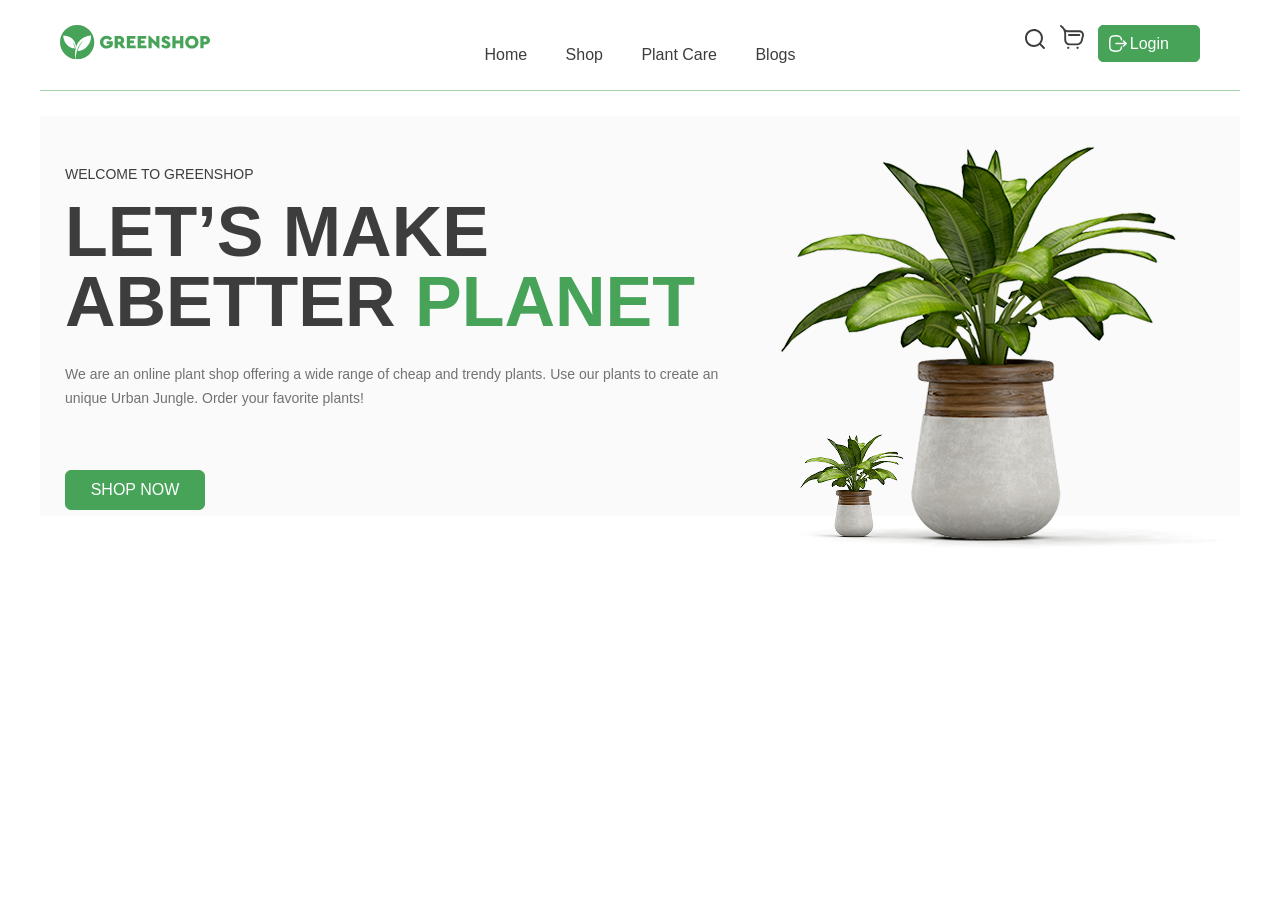
<file: lesson06/index.html>
<!DOCTYPE html>
<html lang="en">
<head>
    <meta charset="UTF-8">
    <meta name="viewport" content="width=device-width, initial-scale=1.0">
    <link rel="stylesheet" href="css/stile.css">
    <title>Lesson 06</title>
</head>
<body class="body">
    <div class="wrapper">
        <header class="header">
            <div class="logo">
                <a href="#"><img src="img/logo.svg" alt="logo"></a> 
            </div>
            <nav class="nav">
                <ul class="navlist">
                    <li><a href="#">Home</a></li>
                    <li><a href="#">Shop</a></li>
                    <li><a href="#">Plant Care</a></li>
                    <li><a href="#">Blogs</a></li>
                </ul>
            </nav>
            <div class="headerend">
             <a class="glas" href="#"><img src="img/glas.svg" alt="glas"></a>
             <a class="bascet" href="#"><img src="img/bascet.svg" alt="bascet"></a>
            <button type="button" class="btnlogin">Login</button> 
            </div>
        </header>
        <main>
        <section class="section">
            <div class="sectioncontent">
                <h6>Welcome to GreenShop</h6>
                <h1>Let’s Make aBetter <span>Planet</span></h1>
                <p>
                    We are an online plant shop offering a wide 
                    range of cheap and trendy plants. Use our 
                    plants to create an unique Urban Jungle. 
                    Order your favorite plants!
                </p>
                <button type="button" class="btnshopnow">Shop Now</button>
            </div>
            <div class="sectionfoto">
                <img src="img/group34.png" alt="flowers">
            </div>
        </section>

        </main>
        <footer>
        </footer>
    </div>
</body>
</html>
</file>
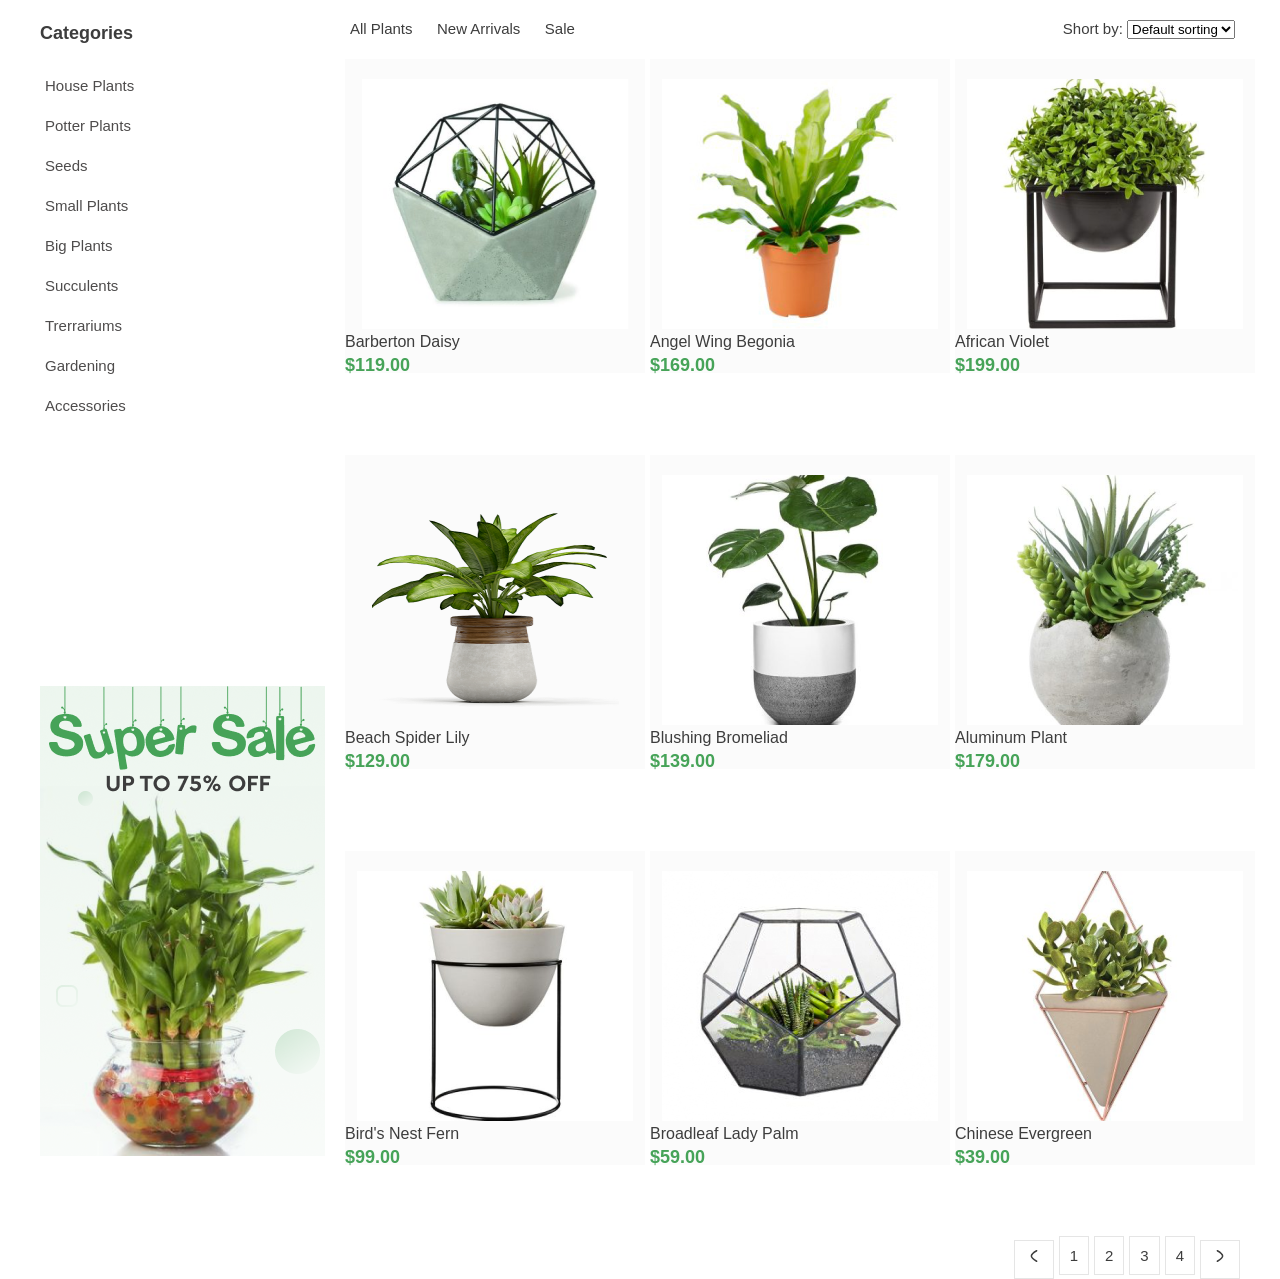
<file: lesson07/index.html>
<!DOCTYPE html>
<html lang="en">
<head>
    <meta charset="UTF-8">
    <meta name="viewport" content="width=device-width, initial-scale=1.0">
    <link rel="stylesheet" href="css/style.css">
    <title>Lesson 7</title>
</head>
<body class="body">
    <div class="wrapper">
        <div class="catalog clearfix">
        <div class="categories clearfix">
            <h3>Categories</h3>
            <div class="categories-items">
                <ul>
                    <li><a href="#">House Plants</a></li>
                    <li><a href="#">Potter Plants</a></li>
                    <li><a href="#">Seeds</a></li>
                    <li><a href="#">Small Plants</a></li>
                    <li><a href="#">Big Plants</a></li>
                    <li><a href="#">Succulents</a></li>
                    <li><a href="#">Trerrariums</a></li>
                    <li><a href="#">Gardening</a></li>
                    <li><a href="#">Accessories</a></li>
                </ul>
            </div>
            <div class="baner">
                <img src="img/banner.png" alt="baner">
            </div>
        </div>
        <div class="catalog-main">
            <div class="catalog-filter clearfix">
                <div class="plants">
                    <a href="#"> All Plants</a>
                    <a href="#">New Arrivals</a>
                    <a href="#">Sale</a>
                </div>
                <div  class="choice">
                    <label for="flower">Short by:</label>
                    <select id="flower">
                    <option value="Default sorting">Default sorting</option>
                    </select>
                </div>
            </div> 
            <div class="catalog-list clearfix">
                <article class="catalog-item">
                    <div class="catalog-item-pics">
                        <img src="img/card1.png" alt="Barberton Daisy">
                        <p class="catalog-item-title">Barberton Daisy</p>
                        <p class="catalog-item-price">$119.00</p>
                    </div>
                </article>
                <article class="catalog-item">
                    <div class="catalog-item-pics">
                        <img src="img/card2.png" alt="Angel Wing Begonia">
                        <p class="catalog-item-title">Angel Wing Begonia</p>
                        <p class="catalog-item-price">$169.00</p>
                    </div>
                </article>
                <article class="catalog-item mr0">
                    <div class="catalog-item-pics">
                        <img src="img/card3.png" alt="African Violet">
                        <p class="catalog-item-title">African Violet</p>
                        <p class="catalog-item-price">$199.00</p>
                    </div>
                </article>
                <article class="catalog-item">
                    <div class="catalog-item-pics">
                        <img src="img/card4.png" alt="Beach Spider Lily">
                        <p class="catalog-item-title">Beach Spider Lily</p>
                        <p class="catalog-item-price">$129.00</p>
                    </div>
                </article>
                <article class="catalog-item">
                    <div class="catalog-item-pics">
                        <img src="img/card5.png" alt="Blushing Bromeliad">
                        <p class="catalog-item-title">Blushing Bromeliad</p>
                        <p class="catalog-item-price">$139.00</p>
                    </div>
                </article>
                <article class="catalog-item mr0">
                    <div class="catalog-item-pics">
                        <img src="img/card6.png" alt="Aluminum Plant">
                        <p class="catalog-item-title">Aluminum Plant</p>
                        <p class="catalog-item-price">$179.00</p>
                    </div>
                </article>
                <article class="catalog-item">
                    <div class="catalog-item-pics">
                        <img src="img/card7.png" alt="Bird's Nest Fern">
                        <p class="catalog-item-title">Bird's Nest Fern</p>
                        <p class="catalog-item-price">$99.00</p>
                    </div>
                </article>
                <article class="catalog-item">
                    <div class="catalog-item-pics">
                        <img src="img/card8.png" alt="Broadleaf Lady Palm">
                        <p class="catalog-item-title">Broadleaf Lady Palm</p>
                        <p class="catalog-item-price">$59.00</p>
                    </div>
                </article>
                <article class="catalog-item mr0">
                    <div class="catalog-item-pics">
                        <img src="img/card9.png" alt="Chinese Evergreen">
                        <p class="catalog-item-title">Chinese Evergreen</p>
                        <p class="catalog-item-price">$39.00</p>
                    </div>
                </article>
            </div>
            <div class="catalog-navigation clearfix">
            <ul class="pagination">
                <li><a href="#" class="prev"><svg width="18" height="18" viewBox="0 0 18 18" fill="none" xmlns="http://www.w3.org/2000/svg">
                    <path d="M6.375 3.75C6.375 3.75 11.625 6.858 11.625 9C11.625 11.1413 6.375 14.25 6.375 14.25" stroke="#3D3D3D" stroke-width="1.5" stroke-linecap="round" stroke-linejoin="round"/>
                    </svg></a>
                </li>
                <li><a href="#">4</a></li>
                <li><a href="#">3</a></li>
                <li><a href="#">2</a></li>
                <li><a href="#">1</a></li>
                <li><a href="#" class="next"><svg width="18" height="18" viewBox="0 0 18 18" fill="none" xmlns="http://www.w3.org/2000/svg">
                    <path d="M11.625 14.25C11.625 14.25 6.375 11.142 6.375 9C6.375 6.85875 11.625 3.75 11.625 3.75" stroke="#3D3D3D" stroke-width="1.5" stroke-linecap="round" stroke-linejoin="round"/>
                    </svg></a>
                </li>
            </ul>

            </div>
        </div>
        </div>

    </div>
    


</body>
</html>
</file>
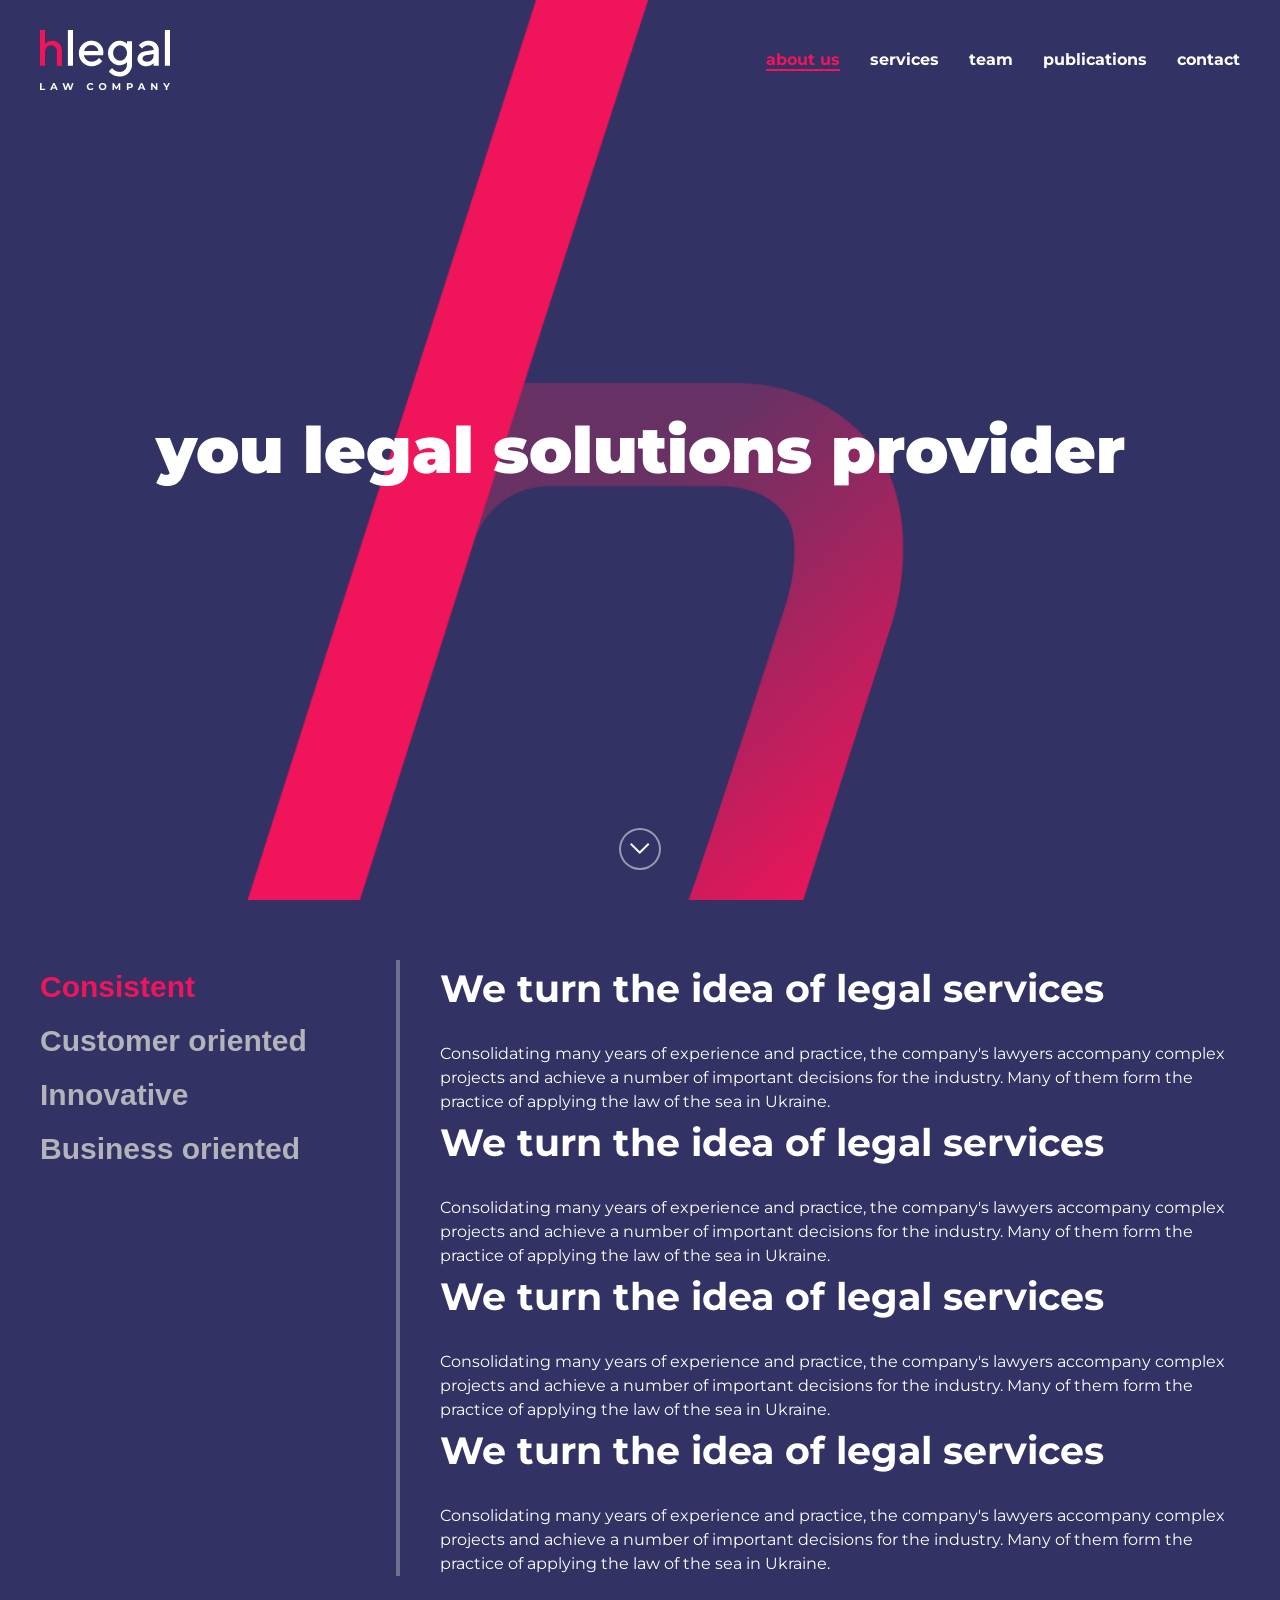
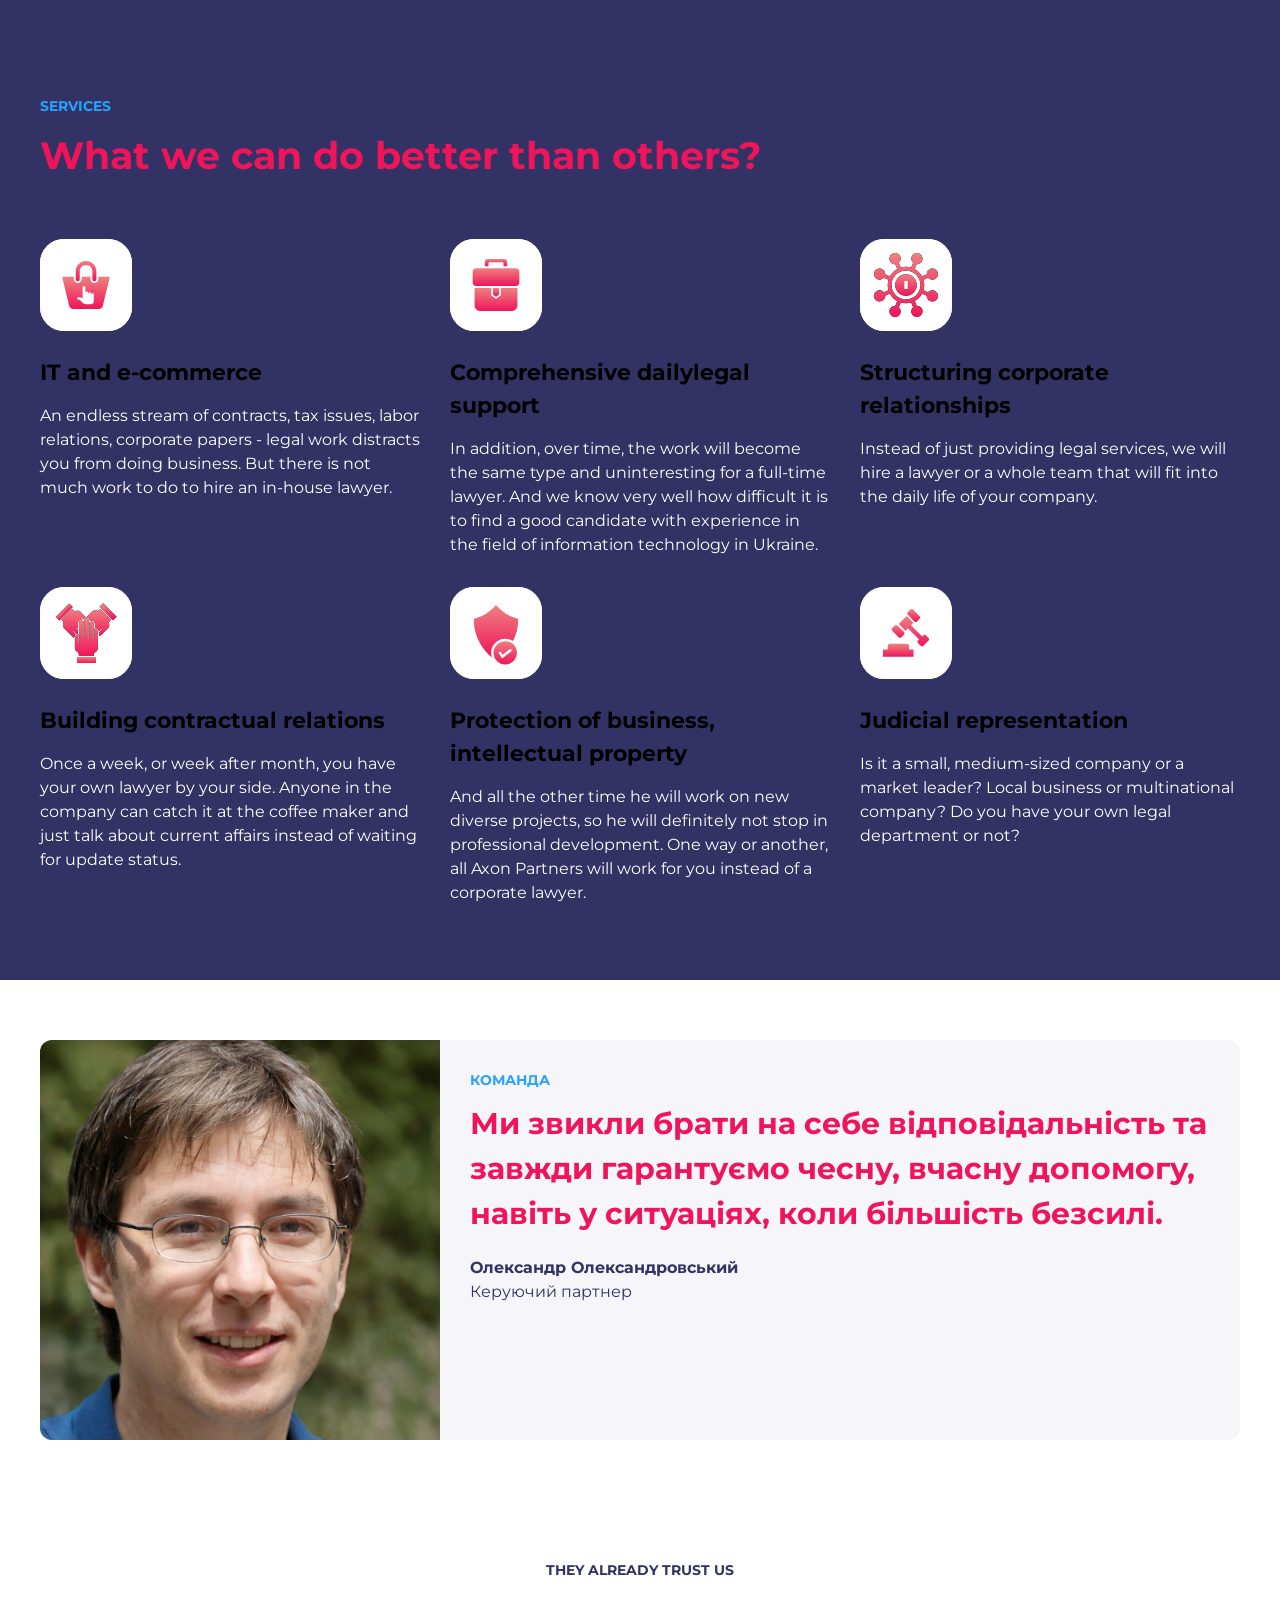
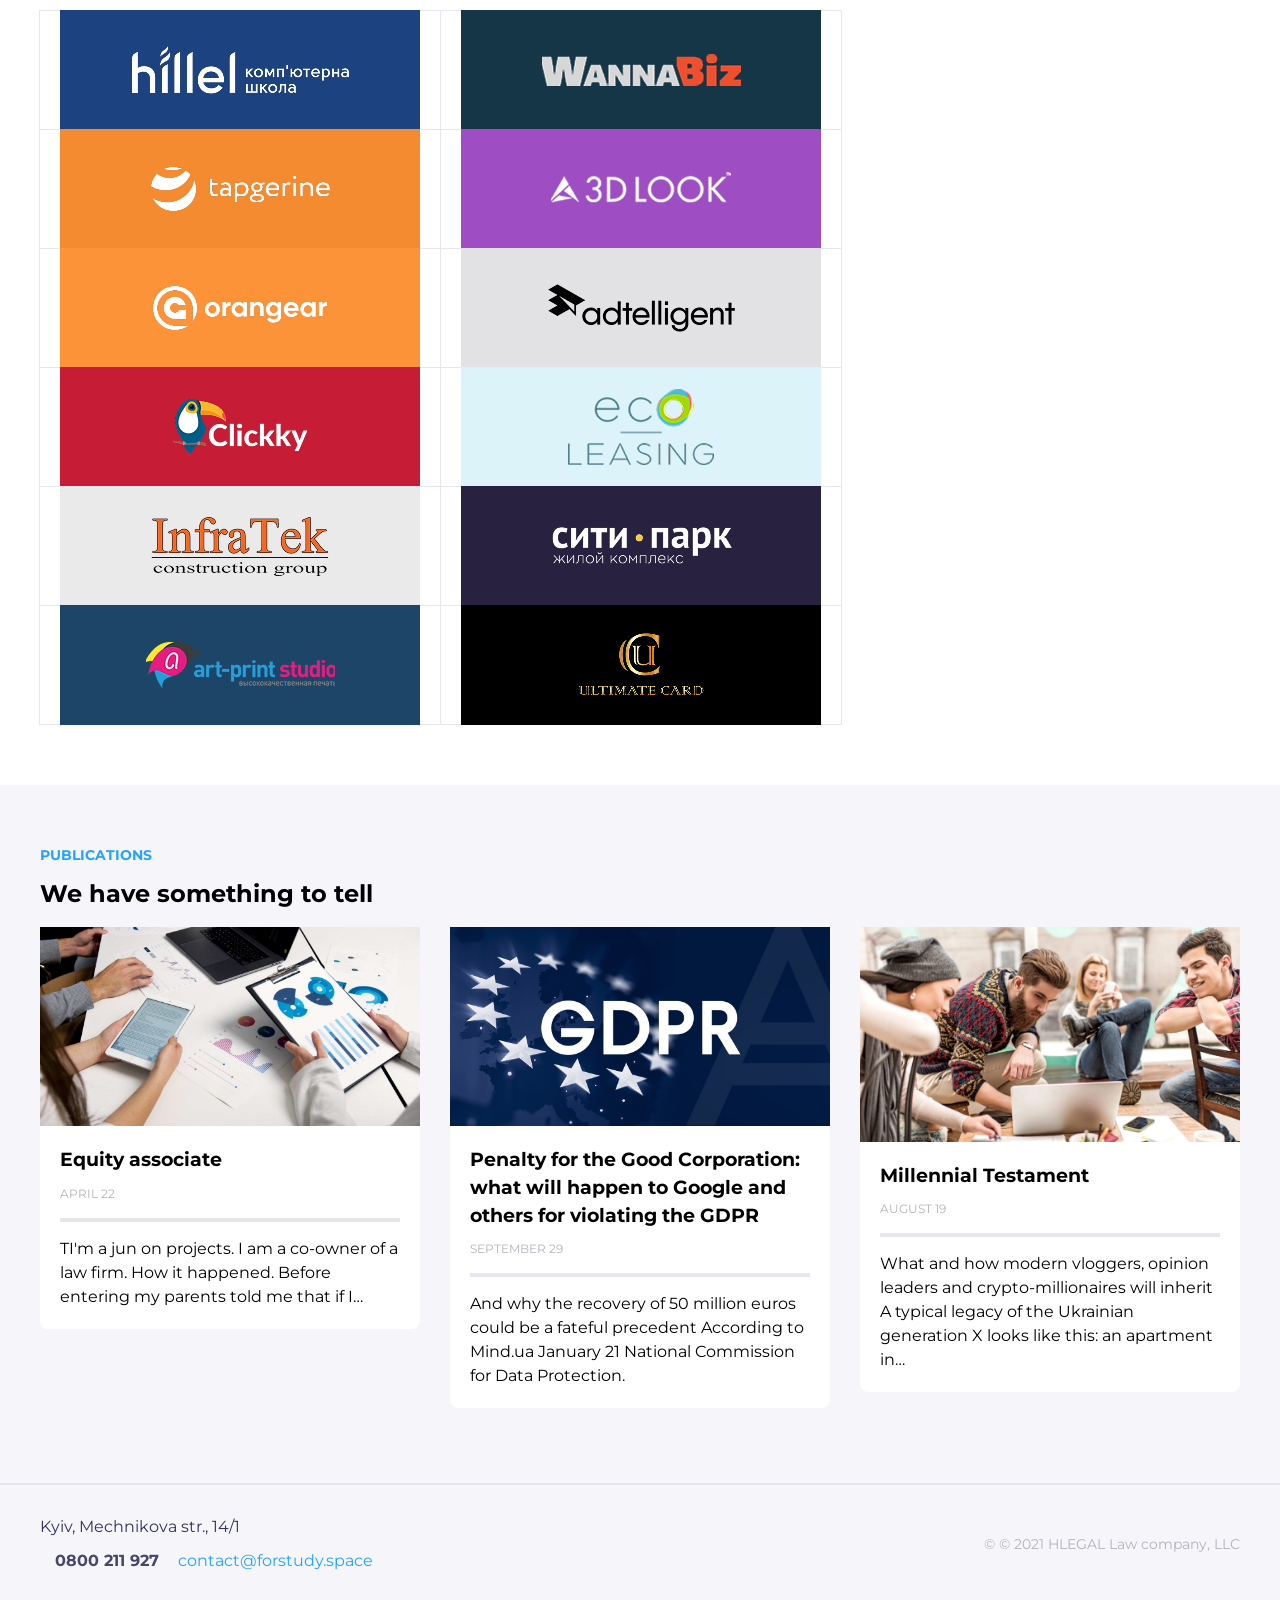
<file: lesson15/index.html>
<!DOCTYPE html>
<html lang="en">
<head>
    <meta charset="UTF-8">
    <meta name="viewport" content="width=device-width, initial-scale=1.0">
    <link rel="stylesheet" href="css/style.css">
    <title>HLELS — your legal solutions provider</title>
</head>
<body>
    <header class="header">
        <div class="wrapper header__container">
            <div class="header__logo">
                <img src="img/logo.png" alt="HLELS Logo" class="img-responsive">
            </div>

            <nav class="nav">
                <button class="nav__toggle" id="menuToggle" aria-label="Open menu">
                    <span></span>
                </button>

                <ul class="nav__list" id="menuList">
                    <li class="nav__item"><a href="#" class="nav__link nav__link--active">about us</a></li>
                    <li class="nav__item"><a href="#" class="nav__link">services</a></li>
                    <li class="nav__item"><a href="#" class="nav__link">team</a></li>
                    <li class="nav__item"><a href="#" class="nav__link">publications</a></li>
                    <li class="nav__item"><a href="#" class="nav__link">contact</a></li>
                </ul>
            </nav>
        </div>
    </header>

    <main>
        <section class="hero">
            <div class="wrapper">
                <h1 class="hero__title">you legal solutions provider</h1>
                <!-- Кнопка прокрутки вниз -->
                <button class="hero__scroll-btn" aria-label="Scroll down"></button>
            </div>
        </section>
        <section class="experience">
            <div class="wrapper experience__container">
                <div class="experience__tabs tabs">
                    <button class="tabs__item tabs__item--active" data-tab="consistent">Consistent</button>
                    <button class="tabs__item" data-tab="customer">Customer oriented</button>
                    <button class="tabs__item" data-tab="innovative">Innovative</button>
                    <button class="tabs__item" data-tab="business">Business oriented</button>
                </div>

                <!-- Контент табів -->
                <div class="experience__content">
                    <div class="experience__tab-content experience__tab-content--active" id="consistent">
                        <h2 class="experience__title">We turn the idea of legal services</h2>
                        <p class="experience__text">
                            Consolidating many years of experience and practice, the company's 
                            lawyers accompany complex projects and achieve a number of important 
                            decisions for the industry. Many of them form the practice of applying the law of the sea in Ukraine.
                        </p>
                    </div>
                    <div class="experience__tab-content experience__tab-content--active" id="customer-oriented">
                        <h2 class="experience__title">We turn the idea of legal services</h2>
                        <p class="experience__text">
                            Consolidating many years of experience and practice, the company's 
                            lawyers accompany complex projects and achieve a number of important 
                            decisions for the industry. Many of them form the practice of applying the law of the sea in Ukraine.
                        </p>
                    </div>
                    <div class="experience__tab-content experience__tab-content--active" id="innovative">
                        <h2 class="experience__title">We turn the idea of legal services</h2>
                        <p class="experience__text">
                            Consolidating many years of experience and practice, the company's 
                            lawyers accompany complex projects and achieve a number of important 
                            decisions for the industry. Many of them form the practice of applying the law of the sea in Ukraine.
                        </p>
                    </div>
                    <div class="experience__tab-content experience__tab-content--active" id="usiness-oriented">
                        <h2 class="experience__title">We turn the idea of legal services</h2>
                        <p class="experience__text">
                            Consolidating many years of experience and practice, the company's 
                            lawyers accompany complex projects and achieve a number of important 
                            decisions for the industry. Many of them form the practice of applying the law of the sea in Ukraine.
                        </p>
                    </div>
                    


                    <!-- ПІДКАЗКА: додавайте інші блоки з id, що відповідають data-tab кнопок -->
                </div>
            </div>
        </section>
        <section class="services">
            <div class="wrapper">
                <div class="services__header">
                    <a href="#" class="services__subtitle">Services</a>
                    <h2 class="services__title">What we can do better than others?</h2>
                </div>

                <div class="services__grid">
                    <!-- Картка 1 -->
                    <article class="service-card">
                        <div class="service-card__icon">
                            <img src="img/it.svg" alt="" class="img-responsive">
                        </div>
                        <h3 class="service-card__title">IT and e-commerce</h3>
                        <p class="service-card__text">An endless stream of contracts, tax issues, labor relations, corporate papers - 
                            legal work distracts you from doing business. But there is not much work to do to hire an in-house lawyer.
                        </p>
                    </article>
                    <article class="service-card">
                        <div class="service-card__icon">
                            <img src="img/compre.svg" alt="" class="img-responsive">
                        </div>
                        <h3 class="service-card__title">Comprehensive dailylegal support</h3>
                        <p class="service-card__text">In addition, over time, the work will become the same type and uninteresting for a full-time lawyer. 
                            And we know very well how difficult it is to find a good candidate with experience in the field of information technology in Ukraine.
                        </p>
                    </article>
                    <article class="service-card">
                        <div class="service-card__icon">
                            <img src="img/struc.svg" alt="" class="img-responsive">
                        </div>
                        <h3 class="service-card__title">Structuring corporate relationships</h3>
                        <p class="service-card__text">Instead of just providing legal services, we will hire a lawyer or a 
                            whole team that will fit into the daily life of your company.
                        </p>
                    </article>
                    <article class="service-card">
                        <div class="service-card__icon">
                            <img src="img/build.svg" alt="" class="img-responsive">
                        </div>
                        <h3 class="service-card__title">Building contractual relations</h3>
                        <p class="service-card__text">Once a week, or week after month, you have your own lawyer by your side. 
                            Anyone in the company can catch it at the coffee maker and just talk about current affairs instead of waiting for update status.
                        </p>
                    </article>
                    <article class="service-card">
                        <div class="service-card__icon">
                            <img src="img/protect.svg" alt="" class="img-responsive">
                        </div>
                        <h3 class="service-card__title">Protection of business, intellectual property</h3>
                        <p class="service-card__text">And all the other time he will work on new diverse projects, 
                            so he will definitely not stop in professional development. 
                            One way or another, all Axon Partners will work for you instead of a corporate lawyer.
                        </p>
                    </article>
                    <article class="service-card">
                        <div class="service-card__icon">
                            <img src="img/judic.svg" alt="" class="img-responsive">
                        </div>
                        <h3 class="service-card__title">Judicial representation</h3>
                        <p class="service-card__text">Is it a small, medium-sized company or a market leader? 
                            Local business or multinational company? Do you have your own legal department or not?
                        </p>
                    </article>
                </div>
            </div>
        </section>
        <section class="team">
            <div class="wrapper">
                <div class="team__container">
                    <div class="team__image">
                        <img src="img/aleksandr.png" alt="Alexander Alexandrov" class="img-responsive">
                    </div>
                    <div class="team__content">
                        <a href="#" class="team__subtitle">Команда</a>
                        <p class="team__quote">Ми звикли брати на себе відповідальність та завжди гарантуємо чесну, вчасну допомогу, навіть у ситуаціях, коли більшість безсилі.</p>
                        <h4 class="team__name">Олександр Олександровський</h4>
                        <p class="team__position">Керуючий партнер</p>
                    </div>
                </div>
            </div>
        </section>
        <section class="clients">
            <div class="wrapper">
                <h3 class="clients__label">They already trust us</h3>
                <div class="clients__grid">
                    <div class="clients__item"><img src="img/hillel.png" alt="Client 1"></div>
                    <div class="clients__item"><img src="img/wana.png" alt="Client 2"></div>
                    <div class="clients__item"><img src="img/tapger.png" alt="Client 3"></div>
                    <div class="clients__item"><img src="img/dlook.png" alt="Client 4"></div>
                    <div class="clients__item"><img src="img/orang.png" alt="Client 1"></div>
                    <div class="clients__item"><img src="img/adtel.png" alt="Client 2"></div>
                    <div class="clients__item"><img src="img/clicc.png" alt="Client 3"></div>
                    <div class="clients__item"><img src="img/leasing.png" alt="Client 4"></div>
                    <div class="clients__item"><img src="img/infra.png" alt="Client 1"></div>
                    <div class="clients__item"><img src="img/citi.png" alt="Client 2"></div>
                    <div class="clients__item"><img src="img/art.png" alt="Client 3"></div>
                    <div class="clients__item"><img src="img/ultimate.png" alt="Client 4"></div>
                </div>
            </div>
        </section>
        <section class="publications">
            <div class="wrapper">
                <a href="#" class="publications__subtitle">Publications</a>
                <h2 class="publications__title">We have something to tell</h2>
                
                <div class="publications__grid">
                    <article class="post-card">
                        <div class="post-card__image">
                            <img src="img/we.png" alt="Equity law" class="img-responsive">
                        </div>
                        <div class="post-card__body">
                            <h3 class="post-card__title">Equity associate</h3>
                            <span class="post-card__date">April 22</span>
                            <p class="post-card__text">TI'm a jun on projects. I am a co-owner of a law firm. How it happened. 
                                Before entering my parents told me that if I…</p>
                        </div>
                    </article>
                    <article class="post-card">
                        <div class="post-card__image">
                            <img src="img/gdpr.png" alt="Equity law" class="img-responsive">
                        </div>
                        <div class="post-card__body">
                            <h3 class="post-card__title">Penalty for the Good Corporation: what will happen to Google 
                                and others for violating the GDPR
                            </h3>
                            <span class="post-card__date">September 29</span>
                            <p class="post-card__text">And why the recovery of 50 million euros could be a fateful precedent According to Mind.ua
                                 January 21 National Commission for Data Protection.
                            </p>
                        </div>
                    </article>
                    <article class="post-card">
                        <div class="post-card__image">
                            <img src="img/weus.png" alt="Equity law" class="img-responsive">
                        </div>
                        <div class="post-card__body">
                            <h3 class="post-card__title">Millennial Testament</h3>
                            <span class="post-card__date">August 19</span>
                            <p class="post-card__text">What and how modern vloggers, opinion leaders and crypto-millionaires will inherit 
                                A typical legacy of the Ukrainian generation X looks like this: an apartment in…
                            </p>
                        </div>
                    </article>
                </div>
            </div>
        </section>
    </main>
    <footer class="footer">
        <div class="wrapper">
            <div class="footer__container">
                <div class="footer__contacts">
                    <address class="footer__address">Kyiv, Mechnikova str., 14/1</address>
                    <a href="tel:0800211927" class="footer__phone">0800 211 927</a>
                    <a href="mailto:contact@forstudy.space" class="footer__email">contact@forstudy.space</a>
                </div>
                <p class="footer__copy">&copy; © 2021 HLEGAL Law company, LLC</p>
            </div>
        </div>
    </footer>

    <script></script>
</body>
</html>
</file>
<file: lesson06/css/stile.css>
*{
    margin: 0;
    box-sizing: border-box;
}
.body{
    font-family: tahoma, sans-serif;
    font-style: normal;
    font-weight: normal;
}
.wrapper{
    width: 1200px;
    margin: 0 auto;
}
.header {
    width: 100%;
    border-bottom: 0.3px solid #46A35880;
    margin-top: 25px;
    padding-bottom: 25px;
}
.logo{
    width: 150px;
    height: 35px;
    display: inline-block;;
    margin-left: 20px;
    cursor: pointer;
}
.nav{
    display: inline-block;
    width: 351px;
    margin: 0 230px;
}
.navlist{
    list-style: none;
    display: flex;
    justify-content: space-between;
}
.navlist a {
    text-decoration: none;
    font-size: 16px;
    font-weight: 400;
    line-height: 20px;
    color: #3D3D3D;
    cursor: pointer;
}
.navlist a:hover {
   font-weight: bold;
   padding-bottom: 17px;
   border-bottom: 3px solid #46A358;
}
.headerend {
    position: fixed;
    display: inline-block;
    vertical-align: middle;
}
.glas{
    width: 20px;
    height: 20px;
    cursor: pointer;
}
.bascet{
    width: 29px;
    height: 24px;
    margin: 0 10px;
    cursor: pointer;
}
.btnlogin{
    margin-bottom: auto;
    width: 102px;
    height: 37px;
    border: 1px solid #46A358;
    border-radius: 5px;
    background-image: url(../img/Logout.svg);
    background-repeat: no-repeat;
    background-position: 10px center;
    background-color: #46A358;
    color: #FFFFFF;
    font-size: 16px;
    font-weight: 500;
    cursor: pointer;
    vertical-align: top;
}
.section {
    margin-top: 25px;
    font-size: 0;
    background-color: #F5F5F580;
}
.sectioncontent {
    width: 713px;
    display: inline-block;
    vertical-align: top;
    padding-top: 50px;
}
.sectioncontent h6{
    font-size: 14px;
    font-weight: 500;
    line-height: 16px;
    letter-spacing: 10%;
    color: #3D3D3D;
    text-transform: uppercase;
    padding-bottom: 15px;
    padding-left: 25px;
}
.section h1 {
    font-size: 70px;
    font-weight: 900;
    line-height: 70px;
    color:#3D3D3D; 
    text-transform: uppercase;
    padding-bottom: 25px;
    padding-left: 25px; 
}
.section span {
    font-size: 70px;
    font-weight: 900;
    line-height: 70px;
    color:#46A358; 
    text-transform: uppercase;
}
.section p {
    font-size: 14px;
    font-weight: 400;
    line-height: 24px;
    color:#727272; 
    padding-bottom: 10px; 
    padding-left: 25px;
}
.btnshopnow {
    width: 140px;
    height: 40px;
    border: 1px solid #46A358;
    border-radius: 6px;
    background-color: #46A358;
    color: #FFFFFF;
    font-size: 16px;
    font-weight: 500;
    cursor: pointer;
    text-transform: uppercase;
    margin-left: 25px;
    margin-top: 50px;
}
.sectionfoto{
    width: 487px;
    height: 400px;
    display: inline-block;
    vertical-align: top;
   /* background-image: url(../img/sectionfoto.png);
    background-size: cover;
    background-position: center;*/
}
</file>
<file: lesson07/css/style.css>
* {
    margin: 0;
    box-sizing: border-box;
}
.wrapper {
    width: 1200px;
    margin: 0 auto;
}
.clearfix::after {
    content: "";
    display: table;
    clear: both;
}
.body {
    font-family: Tahoma, sans-serif;
}
.categories {
    width: 285px;
    margin-right: 20px;
    float: left;
    margin-top: 25px;  
}
.catalog-main {
    width: 895px;
    float: left;
}
.categories h3{
    font-size: 18px;
    line-height: 16px;
    font-weight: bold;
    color: #3D3D3D;
    margin-bottom: 25px;
}
.categories-items {
    margin-bottom: 260px;
}
.categories-items ul {
    list-style: none;
    padding-left: 5px;
}
.categories-items li {
    list-style: none;
}
.categories-items a {
    text-decoration: none;
    font-size: 15px;
    color: #4E4C4C;
    line-height: 40px;
}
.catalog-item{
    width: 285px;
    margin-right: 20px;
    margin-bottom: 70px;
    float: left;
}
.catalog-item-pics {
    width: 300px;
    background-color: #FBFBFB;
    text-align: center;
    padding-top: 20px;
    margin-bottom: 12px;
}
.catalog-item-title {
    font-size: 16px;
    color: #3D3D3D;
    margin-bottom: 6px;
    text-align: left;
}
.catalog-item-price {
    font-size: 18px;
    color: #46A358;
    font-weight: bold;
    line-height: 16px;
    text-align: left;
}
.mr0{
    margin-right: 0;
}
.catalog-filter {
    margin: 20px 5px;
}
.plants {
    float: left;
}
.plants a {
    text-decoration: none;
    font-size: 15px;
    color: #3D3D3D;
    line-height: 16px;
    margin-right: 20px;
}
.choice {
    float: right;
    font-size: 15px;
    color: #3D3D3D;
}
.select select  option {
    font-size: 15px;
    color: #3D3D3D;
}
.pagination li{
    list-style: none;
    text-align: center;
    float: right;
    margin-left: 5px;
}
.pagination a {
    text-decoration: none;
    font-size: 15px;
    color: #3D3D3D;
    border: #E5E5E5 1px solid;
    padding:10px;
}
</file>
<file: lesson15/css/style.css>
@font-face {
  font-family: "Montserrat";
  src: url(../fonts/Montserrat-Black.woff2) format("woff2");
  font-weight: 900;
  font-style: normal;
  font-display: swap;
}
@font-face {
  font-family: "Montserrat";
  src: url(../fonts/Montserrat-Bold.woff2) format("woff2");
  font-weight: bold;
  font-style: normal;
  font-display: swap;
}
@font-face {
  font-family: "Montserrat";
  src: url(../fonts/Montserrat-Medium.woff2) format("woff2");
  font-weight: 500;
  font-style: normal;
  font-display: swap;
}
@font-face {
  font-family: "Montserrat";
  src: url(../fonts/Montserrat-Regular.woff2) format("woff2");
  font-weight: normal;
  font-style: normal;
  font-display: swap;
}
* {
  box-sizing: border-box;
  margin: 0;
}
body {
  font-family: 'Montserrat', sans-serif;
  font-weight: 400;
  background-color: #FFFFFF;
  color: #000000;
  line-height: 1.5;
}

.wrapper {
  max-width: 1230px;
  margin: 0 auto;
  padding: 0 15px;
}

.img-responsive {
  display: block;
  max-width: 100%;
  height: auto;
}

a {
  text-decoration: none;
  color: #24A3FF; 
  transition: color 0.3s;
  cursor: pointer;

  &:hover { color: #0050FF; } 
  &:active { color: #00319E; } 
}


.header {
  position: absolute;
  top: 0;
  left: 0;
  width: 100%;
  z-index: 1000;
  padding: 15px 0;
}
@media (min-width: 768px) {
  .header {
    padding: 30px 0;
  }
}
.header__container {
  display: flex;
  justify-content: space-between;
  align-items: center;
}
.header__logo {
  flex: 0 1 150px;
  max-width: 150px;
}
@media (min-width: 768px) {
  .header__logo {
    max-width: 200px;
  }
}

.nav__toggle {
  display: block;
  width: 32px;
  height: 32px;
  background: transparent;
  border: none;
  position: relative;
  z-index: 1100;
  cursor: pointer;
}
.nav__toggle span, .nav__toggle::before, .nav__toggle::after {
  content: "";
  position: absolute;
  left: 0;
  width: 100%;
  height: 2px;
  background-color: #FFFFFF;
  transition: 0.3s;
}
.nav__toggle::before {
  top: 6px;
}
.nav__toggle span {
  top: 15px;
}
.nav__toggle::after {
  top: 24px;
}
@media (min-width: 768px) {
  .nav__toggle {
    display: none;
  }
}
.nav__list {
  position: fixed;
  top: 0;
  right: -100%;
  width: 100%;
  height: 100vh;
  background-color: #323264;
  list-style: none;
  display: flex;
  flex-direction: column;
  align-items: center;
  justify-content: center;
  transition: right 0.4s ease-in-out;
  z-index: 1050;
}
.nav__list--open {
  right: 0;
}
@media (min-width: 768px) {
  .nav__list {
    position: static;
    height: auto;
    width: auto;
    background: transparent;
    flex-direction: row;
  }
}
.nav__item {
  margin: 15px 0;
}
@media (min-width: 768px) {
  .nav__item {
    margin: 0 0 0 30px;
  }
}
.nav__link {
  color: #FFFFFF;
  font-weight: 700;
  font-size: 24px;
  text-transform: lowercase;
}
@media (min-width: 768px) {
  .nav__link {
    font-size: 16px;
  }
}
.nav__link:hover {
  color: #F0145A;
}
.nav__link--active {
  color: #F0145A;
}
@media (min-width: 768px) {
  .nav__link--active {
    border-bottom: 2px solid #F0145A;
  }
}

.hero {
  height: 100vh;
  min-height: 600px;
  background-image: url('../img/symbol.png'); 
  background-repeat: no-repeat;
  background-position: top center;
  background-size: contain; 
  background-color: #323264;
  display: flex;
  align-items: center;
  justify-content: center;
  text-align: center;
  position: relative;
}
 @media (min-width: 768px) {
    background-image: url('../img/symbol.png'), linear-gradient(228.57deg, #323264 11.93%, #323264 57.17%, #643E72 87.46%);
    background-size: auto, cover;
  }
.hero__title {
  color: #FFFFFF;
  font-weight: 900;
  font-size: 38px;
}
@media (min-width: 768px) {
  .hero__title {
    font-size: 54px;
  }
}
@media (min-width: 1200px) {
  .hero__title {
    font-size: 64px;
  }
}
.hero__scroll-btn {
  position: absolute;
  bottom: 30px;
  left: 50%;
  transform: translateX(-50%);
  width: 42px;
  height: 42px;
  border: 2px solid rgba(255, 255, 255, 0.5);
  border-radius: 50%;
  background: transparent;
  background-image: url(../img/scrol.svg);
  background-repeat: no-repeat;
  background-position: center;
}

.experience {
  padding: 60px 0;
  background-color: #323264;
}
.experience__container {
  display: flex;
  flex-direction: column;
}
@media (min-width: 768px) {
  .experience__container {
    flex-direction: row;
  }
}
.experience__tabs {
  flex: 0 0 100%;
  margin-bottom: 30px;
  display: flex;
  overflow-x: auto;
  border-bottom: 4px solid rgba(255, 255, 255, 0.3);
}
@media (min-width: 768px) {
  .experience__tabs {
    flex: 0 0 30%;
    flex-direction: column;
    border-bottom: none;
    border-right: 4px solid rgba(255, 255, 255, 0.3);
    margin-bottom: 0;
    padding-right: 40px;
  }
}
.experience__content {
  color: #FFFFFF;
}
@media (min-width: 768px) {
  .experience__content {
    flex: 0 0 70%;
    padding-left: 40px;
  }
}
.experience__title {
  font-size: 30px;
  font-weight: 700;
  margin-bottom: 25px;
}
@media (min-width: 992px) {
  .experience__title {
    font-size: 38px;
  }
}
.experience__tab-content {
  display: none;
}
.experience__tab-content--active {
  display: block;
}

.tabs__item {
  background: none;
  border: none;
  color: #B3B3BA;
  font-size: 30px;
  font-weight: 700;
  padding: 10px 20px;
  cursor: pointer;
  white-space: nowrap;
}
@media (min-width: 768px) {
  .tabs__item {
    padding: 10px 0;
    text-align: left;
  }
}
.tabs__item--active {
  color: #F0145A;
}

.services {
  padding: 60px 0;
  background-color: #323264;
}
.services__subtitle {
  text-transform: uppercase;
  font-weight: 700;
  font-size: 14px;
  margin-bottom: 10px;
  display: block;
}
.services__title {
  color: #F0145A;
  font-size: 30px;
  margin-bottom: 40px;
}
@media (min-width: 768px) {
  .services__title {
    font-size: 38px;
  }
}
.services__grid {
  display: flex;
  flex-wrap: wrap;
  margin: 0 -15px;
}

.service-card {
  flex: 0 0 100%;
  padding: 15px;
}
@media (min-width: 540px) {
  .service-card {
    flex: 0 0 50%;
  }
}
@media (min-width: 992px) {
  .service-card {
    flex: 0 0 33.333%;
  }
}
.service-card__icon {
  width: 92px;
  height: 92px;
  background: #FFFFFF;
  border-radius: 24px;
  margin-bottom: 25px;
  display: flex;
  align-items: center;
  justify-content: center;
}
.service-card__title {
  font-size: 22px;
  font-weight: 700;
  margin-bottom: 15px;
}
.service-card__text {
  color: #FFFFFF;
}

.team {
  padding: 60px 0;
}
.team__container {
  background: #F5F5FA;
  border-radius: 12px;
  display: flex;
  flex-direction: column;
  overflow: hidden;
}
@media (min-width: 992px) {
  .team__container {
    flex-direction: row;
  }
}
.team__image {
  flex: 0 0 100%;
}
@media (min-width: 992px) {
  .team__image {
    flex: 0 0 400px;
  }
}
.team__content {
  padding: 30px;
  color: #323264;
}
.team__subtitle {
  text-transform: uppercase;
  font-weight: 700;
  font-size: 14px;
  margin-bottom: 10px;
  display: block;
}
.team__quote {
  font-size: 30px;
  font-weight: 700;
  color: #F0145A;
  margin-bottom: 20px;
}

.clients {
  padding: 60px 0;
}
.clients__label {
  text-align: center;
  text-transform: uppercase;
  color: #323264;
  font-size: 14px;
  margin-bottom: 30px;
}
.clients__grid {
  display: flex;
  flex-wrap: wrap;
}
.clients__item {
  flex: 0 0 50%;
  height: 120px;
  display: flex;
  align-items: center;
  justify-content: center;
  border: 1px solid #E6E6F0;
  margin-top: -1px;
  margin-left: -1px;
  padding: 20px;
}
@media (min-width: 768px) {
  .clients__item {
    flex: 0 0 33.333%;
  }
}
@media (min-width: 992px) {
  .clients__item {
    flex: 0 0 25%;
  }
}

.publications {
  padding: 60px 0;
  background: #F5F5FA;
}
.publications__subtitle {
  text-transform: uppercase;
  font-weight: 700;
  font-size: 14px;
  margin-bottom: 10px;
  display: block;
}
.publications__grid {
  display: flex;
  flex-wrap: wrap;
  margin: 0 -15px;
}

.post-card {
  flex: 0 0 100%;
  padding: 15px;
}
@media (min-width: 768px) {
  .post-card {
    flex: 0 0 50%;
  }
}
@media (min-width: 992px) {
  .post-card {
    flex: 0 0 33.333%;
  }
}
.post-card__body {
  background: #FFFFFF;
  padding: 20px;
  border-radius: 0 0 8px 8px;
}
.post-card__title {
  font-weight: 700;
  margin-bottom: 10px;
}
.post-card__date {
  color: #B3B3BA;
  text-transform: uppercase;
  font-size: 12px;
  display: block;
  margin-bottom: 15px;
  padding-bottom: 15px;
  border-bottom: 4px solid #E6E6F0;
}

.footer {
  background: #F5F5FA;
  padding: 30px 0;
  border-top: 2px solid #E6E6F0;
  color: #46466E;
}
.footer__container {
  display: flex;
  flex-direction: column;
  align-items: center;
}
@media (min-width: 768px) {
  .footer__container {
    flex-direction: row;
    justify-content: space-between;
  }
}
.footer__address {
  font-style: normal;
  margin-bottom: 10px;
  color: #323264;
}
.footer__phone {
  font-weight: 700;
  margin: 0 15px;
  color: #46466E;
}
.footer__phone:hover {
  color: #F0145A;
}
.footer__copy {
  color: #B3B3BA;
  font-size: 14px;
}/*# sourceMappingURL=style.css.map */
</file>
